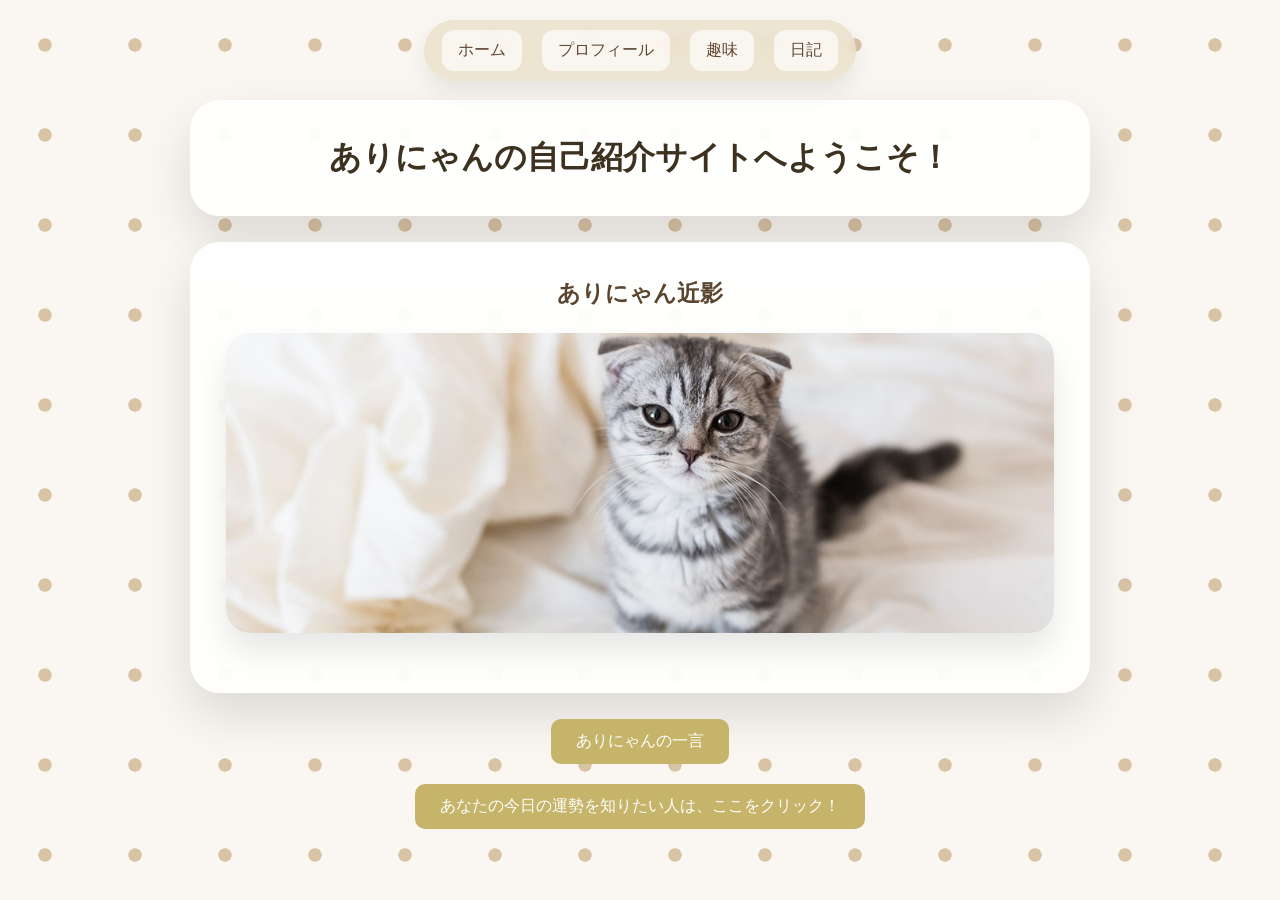
<file: index.html>
<!DOCTYPE html>
<html lang="ja">
<head>
    <meta charset="UTF-8">
    <meta name="viewport" content="width=device-width, initial-scale=1.0">
    <title>ありにゃんの自己紹介サイト</title>
    <link rel="stylesheet" href="style.css">
</head>
<body>
    <nav>
        <a href="index.html">ホーム</a>
        <a href="profile.html">プロフィール</a>
        <a href="hobby.html">趣味</a>
        <a href="diary.html">日記</a>
    </nav>

    <div class="card">
        <h1>ありにゃんの自己紹介サイトへようこそ！</h1> 
    </div>

    <div class="card">
        <h2>ありにゃん近影</h2>
        <p>
            <figure class="photo-card">
            <img src="ありにゃん近影.jpg" alt="近影" class="recent-profile-img">
            </figure> 

        </p>
    </div>
    <div>
        <button id="btn">ありにゃんの一言</button>

    <p id="message"></p>

    </div>
    <div>
        <button id="btn2">あなたの今日の運勢を知りたい人は、ここをクリック！</button>

    <p id="message2"></p>

    </div>

<script src="script.js"></script>

</body>
</html>
</file>
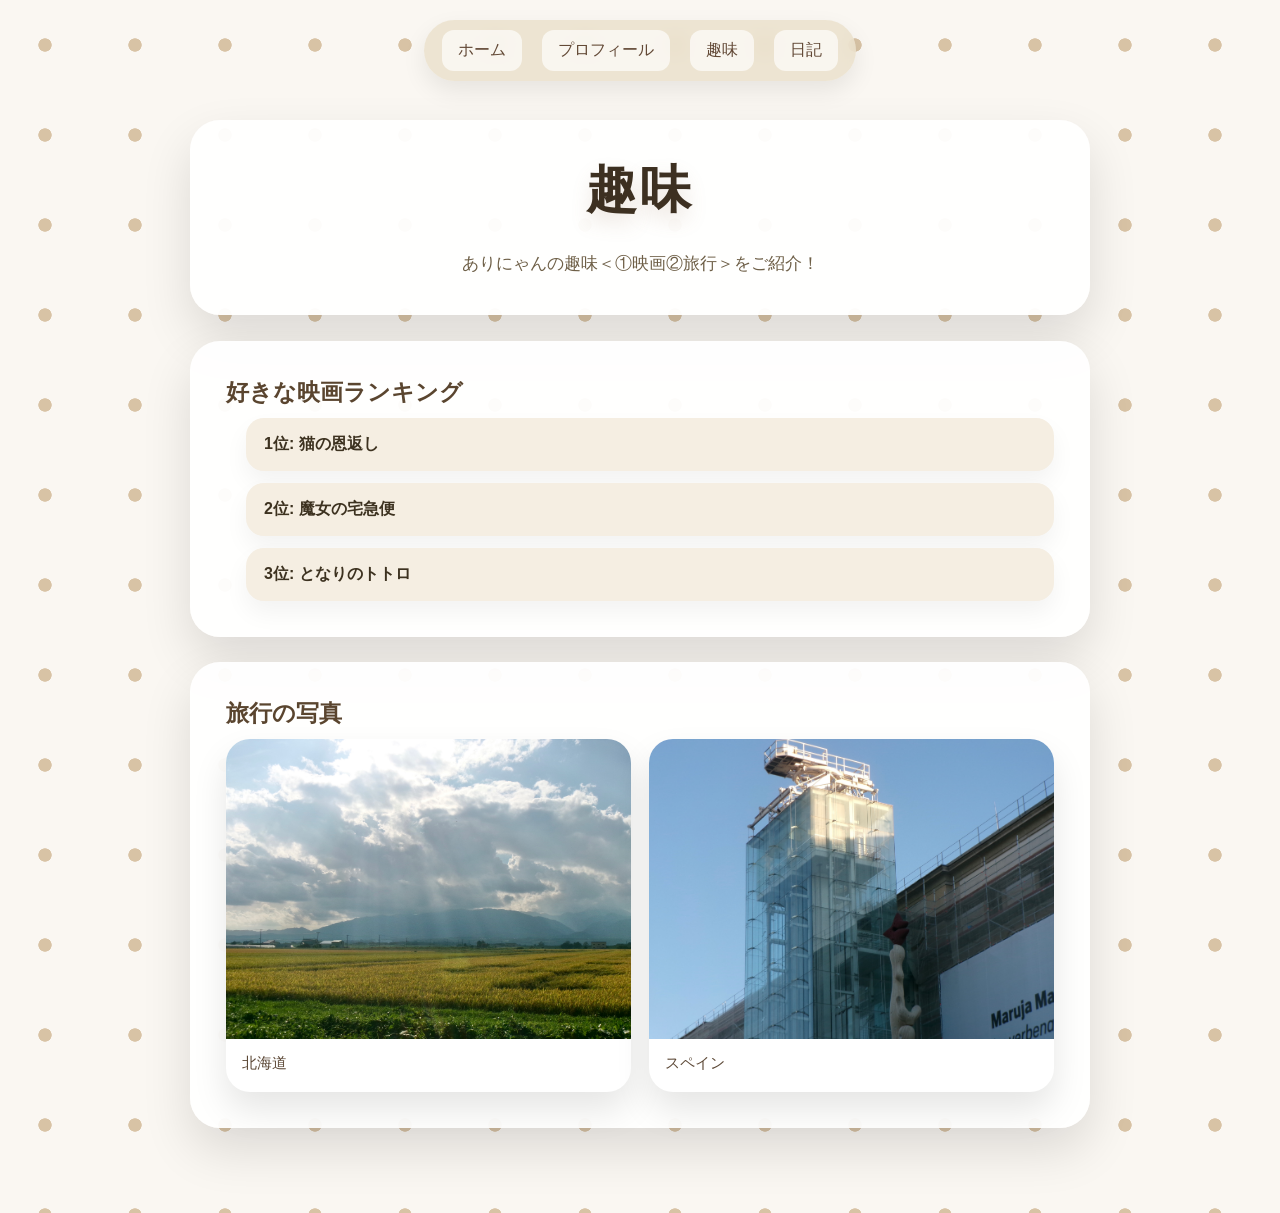
<file: hobby.html>
<!DOCTYPE html>
<html lang="ja">
<head>
    <meta charset="UTF-8">
    <meta name="viewport" content="width=device-width, initial-scale=1.0">
    <title>趣味</title>
    <link rel="stylesheet" href="style.css">
</head>
<body>

<nav>
    <a href="index.html">ホーム</a>
    <a href="profile.html">プロフィール</a>
    <a href="hobby.html">趣味</a>
    <a href="diary.html">日記</a>
</nav>

<main class="page-wrapper">
    <section class="card hobby-hero">
        <h1>趣味</h1>
        <p>ありにゃんの趣味＜①映画②旅行＞をご紹介！</p>
    </section>

    <section class="section card">
        <h2>好きな映画ランキング</h2>
        <ul class="rank-list">
            <li>1位: 猫の恩返し</li>
            <li>2位: 魔女の宅急便</li>
            <li>3位: となりのトトロ</li>
        </ul>
    </section>

    <section class="section card">
        <h2>旅行の写真</h2>
        <div class="photo-grid">
            <figure class="photo-card">
                <a href="hokkaido.html">
                    <img src="100_0892.jpg" alt="北海道の旅行写真">
                    <figcaption>北海道</figcaption>
                </a>
            </figure>
            <figure class="photo-card">
                <a href="spain.html">
                    <img src="100_1042.jpg" alt="スペインの旅行写真">
                    <figcaption>スペイン</figcaption>
                </a>
            </figure>
        </div>
    </section>
</main>

</body>
</html>
</file>
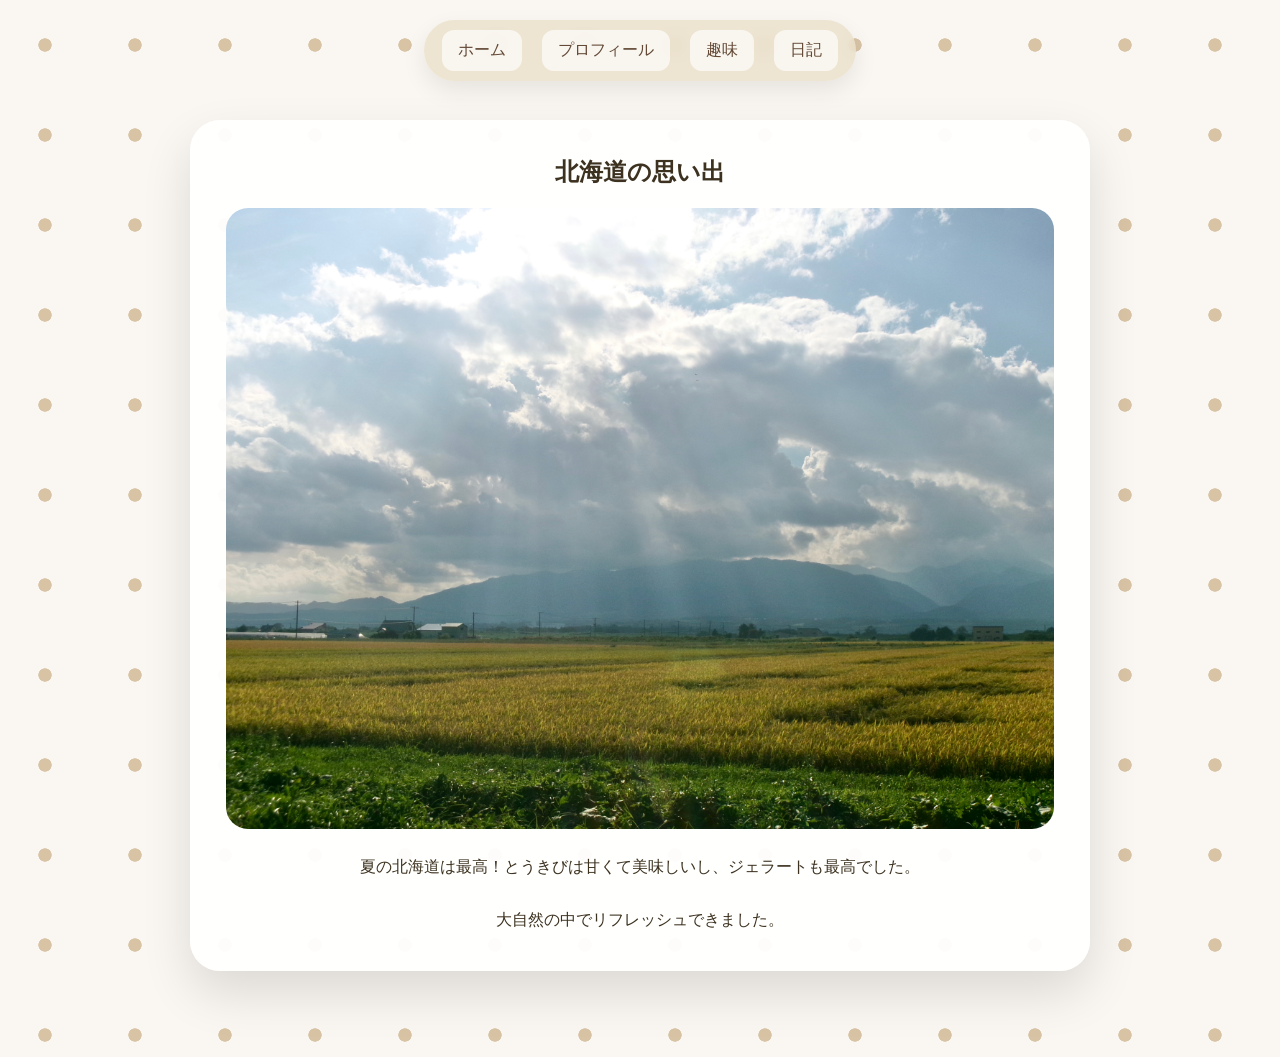
<file: hokkaido.html>
<!DOCTYPE html>
<html lang="ja">
<head>
    <meta charset="UTF-8">
    <meta name="viewport" content="width=device-width, initial-scale=1.0">
    <title>北海道の思い出</title>
    <link rel="stylesheet" href="style.css">
</head>
<body>

<nav>
    <a href="index.html">ホーム</a>
    <a href="profile.html">プロフィール</a>
    <a href="hobby.html">趣味</a>
    <a href="diary.html">日記</a>
</nav>

<main class="page-wrapper">
    <section class="card">
        <h1>北海道の思い出</h1>
        <img src="100_0892.jpg" alt="北海道の旅行写真" class="detail-photo">
        <p>夏の北海道は最高！とうきびは甘くて美味しいし、ジェラートも最高でした。</p>
        <p>大自然の中でリフレッシュできました。</p>
    </section>
</main>

</body>
</html>
</file>
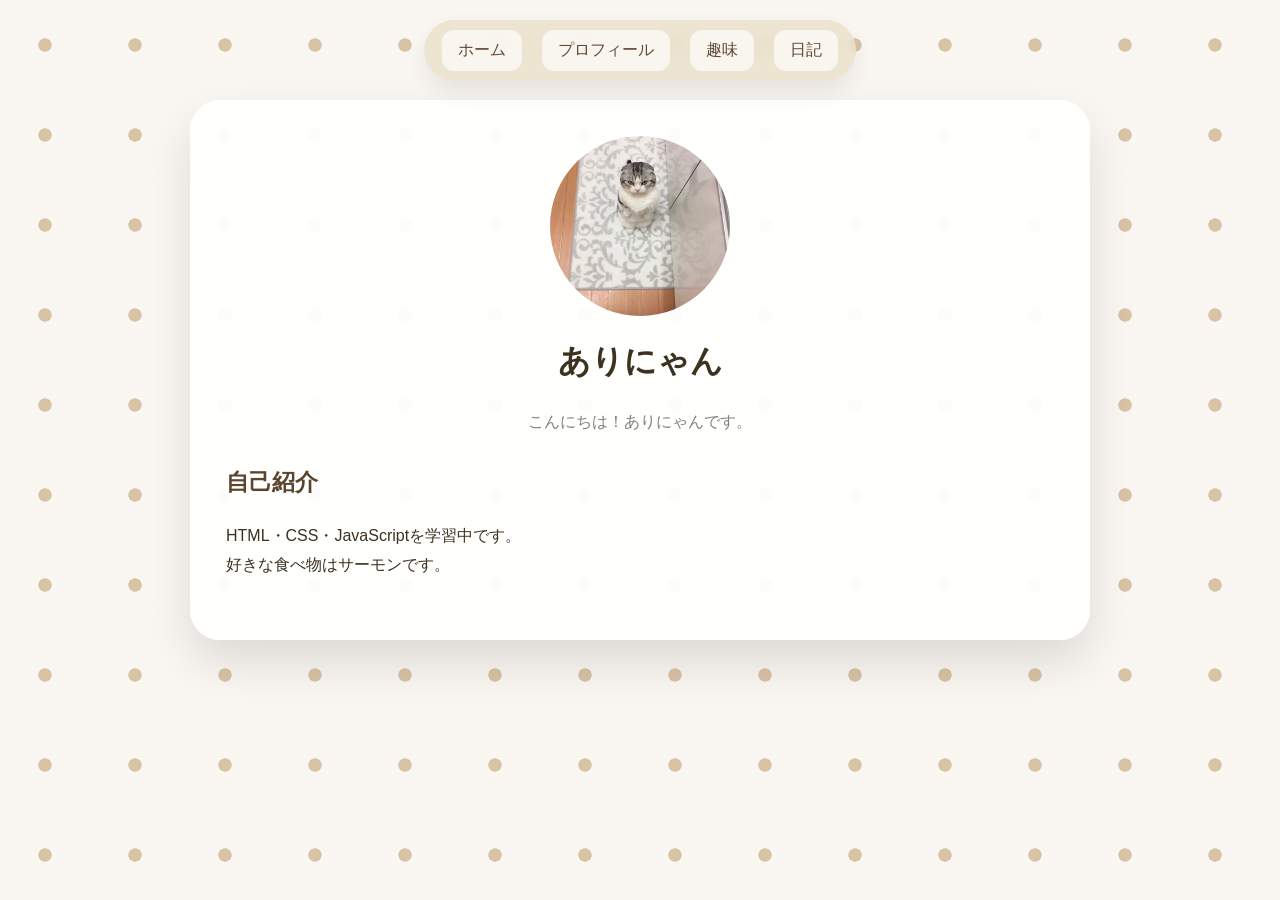
<file: profile.html>
<!DOCTYPE html>
<html lang="ja">
<head>
    <meta charset="UTF-8">
    <meta name="viewport" content="width=device-width, initial-scale=1.0">
    <title>プロフィール</title>
    <link rel="stylesheet" href="style.css">
</head>
<body>

<nav>
    <a href="index.html">ホーム</a>
    <a href="profile.html">プロフィール</a>
    <a href="hobby.html">趣味</a>
    <a href="diary.html">日記</a>
</nav>

<div class="card">

    <img src="IMG_8328.JPG" alt="プロフィール画像" class="profile-img">

    <h1>ありにゃん</h1>

    <p class="subtitle">
        こんにちは！ありにゃんです。
    </p>

    <div class="section">
        <h2>自己紹介</h2>
        <p>
            HTML・CSS・JavaScriptを学習中です。
            <br>好きな食べ物はサーモンです。
        </p>
    </div>
</file>
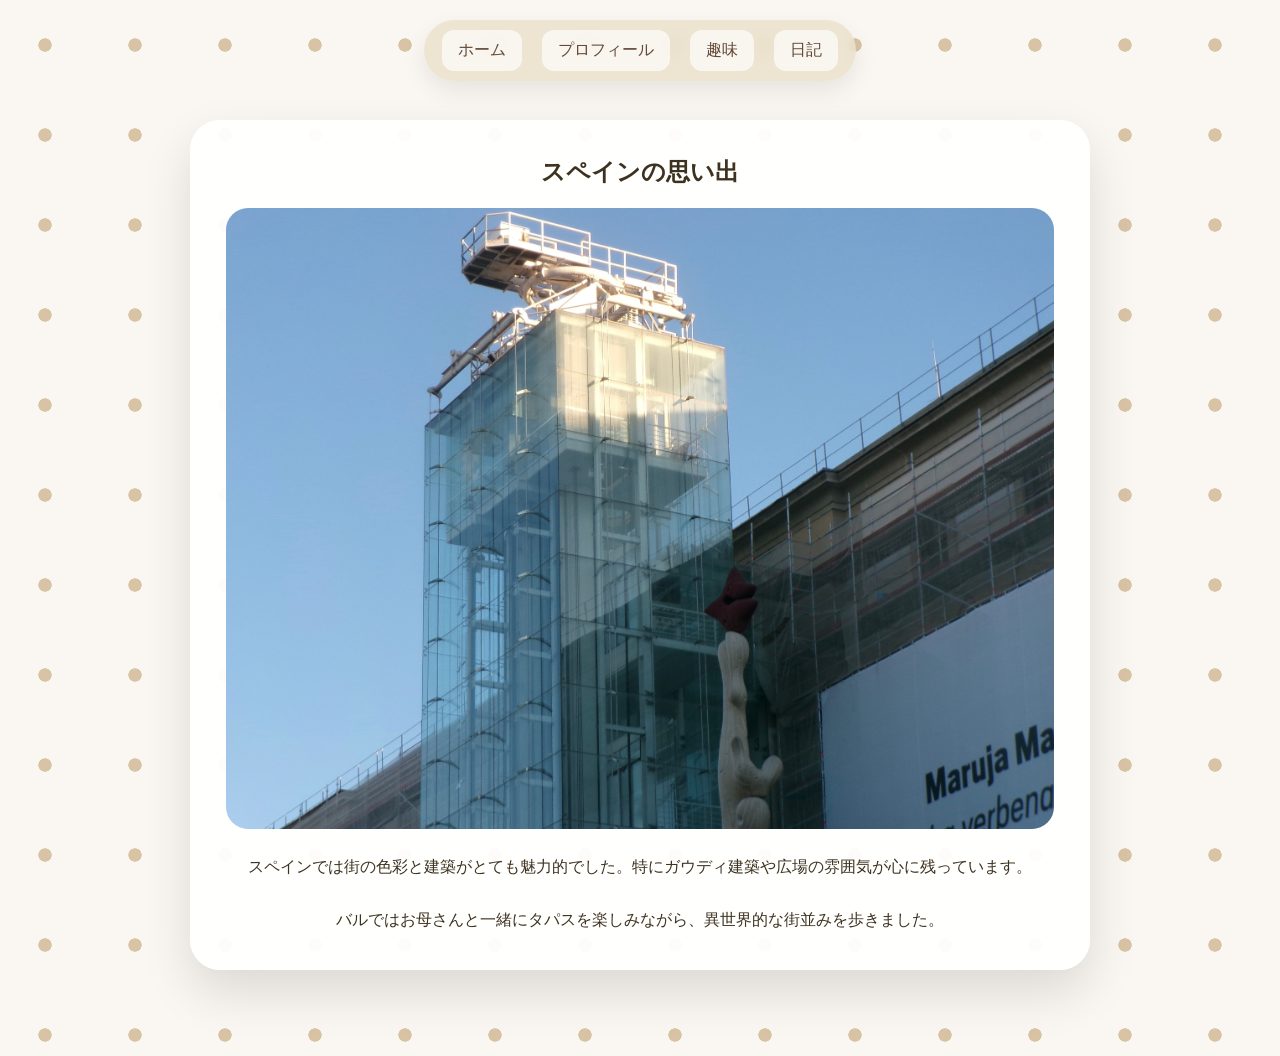
<file: spain.html>
<!DOCTYPE html>
<html lang="ja">
<head>
    <meta charset="UTF-8">
    <meta name="viewport" content="width=device-width, initial-scale=1.0">
    <title>スペインの思い出</title>
    <link rel="stylesheet" href="style.css">
</head>
<body>

<nav>
    <a href="index.html">ホーム</a>
    <a href="profile.html">プロフィール</a>
    <a href="hobby.html">趣味</a>
    <a href="diary.html">日記</a>
</nav>

<main class="page-wrapper">
    <section class="card">
        <h1>スペインの思い出</h1>
        <img src="100_1042.jpg" alt="スペインの旅行写真" class="detail-photo">
        <p>スペインでは街の色彩と建築がとても魅力的でした。特にガウディ建築や広場の雰囲気が心に残っています。</p>
        <p>バルではお母さんと一緒にタパスを楽しみながら、異世界的な街並みを歩きました。</p>
    </section>
</main>

</body>
</html>
</file>
<file: style.css>
* {
    margin: 0;
    padding: 0;
    box-sizing: border-box;
}

body {
    min-height: 100vh;
    background-color: #faf7f2;
    background-image:
        radial-gradient(#d8c3a5 10%, transparent 11%);
    background-size: 90px 90px;
    font-family: 'Yu Gothic UI', sans-serif;
    padding-top: 100px;
    color: #3d3220;
}

.page-wrapper {
    width: min(1000px, 92%);
    margin: 0 auto;
    padding: 20px 0 60px;
}

.card {
    width: min(900px, 100%);
    background: rgba(255,255,255,0.95);
    padding: 36px;
    border-radius: 30px;
    margin: 0 auto 26px;
    box-shadow: 0 22px 50px rgba(0,0,0,0.12);
    text-align: center;
}

.profile-img {
    width: min(180px, 100%);
    aspect-ratio: 1 / 1;
    max-width: 180px;
    border-radius: 50%;
    display: block;
    margin: 0 auto 24px;
    object-fit: cover;
}

.hobby-hero p {
    margin-top: 18px;
    color: #6e5f47;
    line-height: 1.8;
    font-size: 1.05rem;
}

.hobby-hero h1 {
    margin-bottom: 12px;
    font-size: clamp(2.4rem, 4vw, 3.4rem);
    letter-spacing: 0.05em;
    color: #3d3021;
    text-transform: uppercase;
    text-shadow: 0 10px 20px rgba(149, 113, 82, 0.18);
    position: relative;
}

h2 {
    margin-bottom: 16px;
    font-size: 1.45rem;
    color: #5a452f;
}

.subtitle {
    color: gray;
    margin-bottom: 30px;
}

.section {
    text-align: left;
    margin-bottom: 25px;
}

.section h2 {
    margin-bottom: 10px;
}

.section ul {
    padding-left: 20px;
}

.rank-list {
    list-style: none;
    padding: 0;
    display: grid;
    gap: 12px;
}

.rank-list li {
    background: #f5eee2;
    padding: 16px 18px;
    border-radius: 18px;
    font-weight: 600;
    box-shadow: 0 12px 24px rgba(0,0,0,0.05);
}

.photo-grid {
    display: grid;
    gap: 18px;
    grid-template-columns: repeat(auto-fit, minmax(220px, 1fr));
}

.photo-card {
    overflow: hidden;
    border-radius: 24px;
    background: #fff;
    box-shadow: 0 18px 35px rgba(0,0,0,0.1);
    transition: transform 0.2s ease, box-shadow 0.2s ease;
}

.photo-card:hover {
    transform: translateY(-6px);
    box-shadow: 0 24px 45px rgba(0,0,0,0.15);
}

.photo-card a {
    display: block;
    color: inherit;
    text-decoration: none;
}

.photo-card img {
    width: 100%;
    height: 300px;
    object-fit: cover;
    display: block;
}

.photo-card figcaption {
    padding: 14px 16px 18px;
    font-size: 0.96rem;
    color: #5c4836;
}

.detail-photo {
    width: 100%;
    max-width: 100%;
    height: auto;
    display: block;
    margin: 20px auto 0;
    border-radius: 22px;
    object-fit: cover;
}
.card p {
    margin-top: 24px;
    line-height: 1.8;
}
button {
    background: #c5b469;
    color: white;
    border: none;
    padding: 12px 25px;
    border-radius: 10px;
    cursor: pointer;
    font-size: 16px;
    margin: 20px auto;
    display: block;
}

button:hover {
    transform: scale(1.05);
}

#message, #message2 {
    margin-top: 20px;
    font-weight: bold;
    text-align: center;
}

nav {
    position: fixed;
    top: 20px;
    left: 0;
    right: 0;
    margin: 0 auto;
    display: flex;
    gap: 20px;
    width: fit-content;
    justify-content: center;
    padding: 10px 18px;
    background: rgba(232, 222, 199, 0.74);
    backdrop-filter: blur(10px);
    border-radius: 999px;
    box-shadow: 0 10px 24px rgba(0,0,0,0.08);
    z-index: 1000;
}

nav a {
    text-decoration: none;
    color: #5b402d;
    background: rgba(255,255,255,0.68);
    padding: 10px 16px;
    border-radius: 12px;
    transition: background 0.2s ease, transform 0.2s ease, opacity 0.2s ease;
    opacity: 0.95;
}

nav a:hover {
    background: rgba(255,255,255,0.9);
    transform: translateY(-1px);
}

@media (max-width: 640px) {
    .card {
        width: 92%;
        padding: 28px 22px;
    }

    nav {
        gap: 12px;
        padding: 10px 14px;
    }

    .photo-card img {
        height: 300px;
    }

    .profile-img {
        width: 150px;
        height: 150px;
        margin: 0 auto 18px;
    }

    h1 {
        font-size: 2rem;
    }

    .card p,
    .section p {
        font-size: 0.98rem;
        line-height: 1.7;
    }
}
</file>
